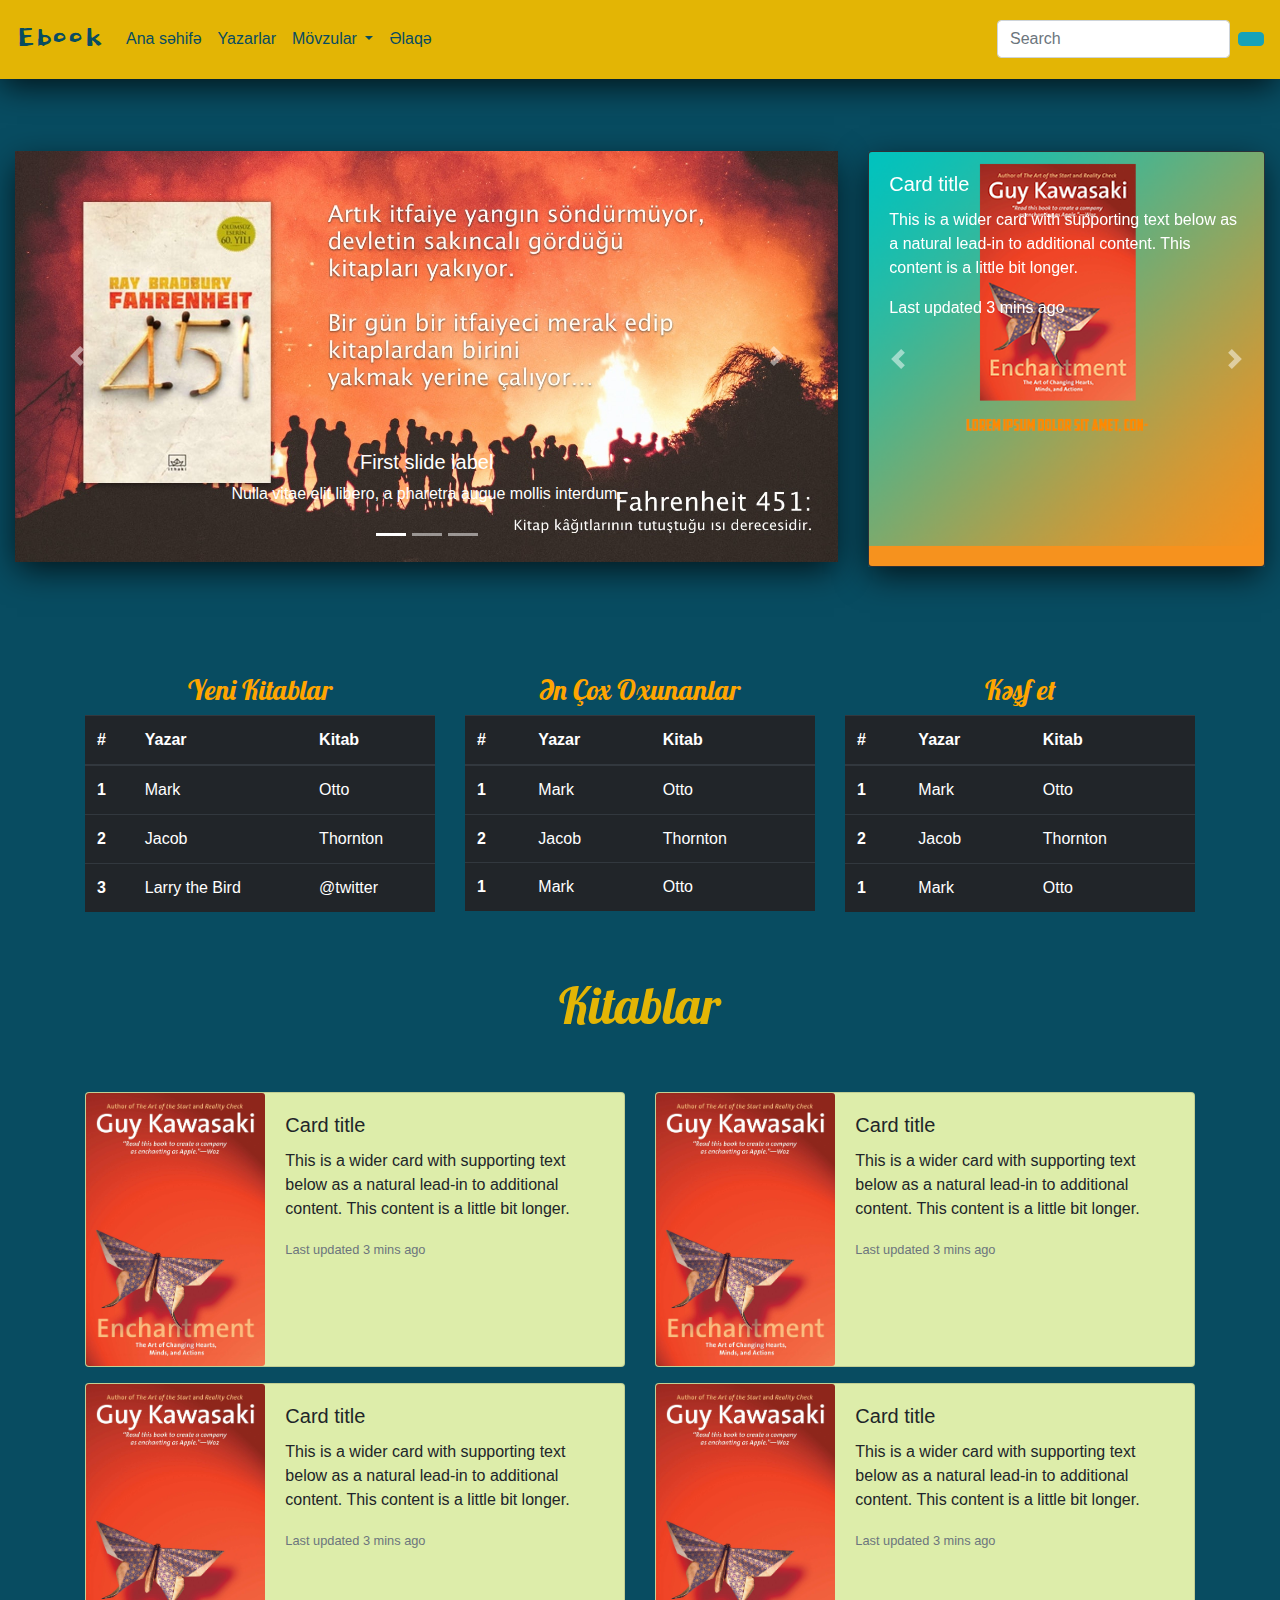
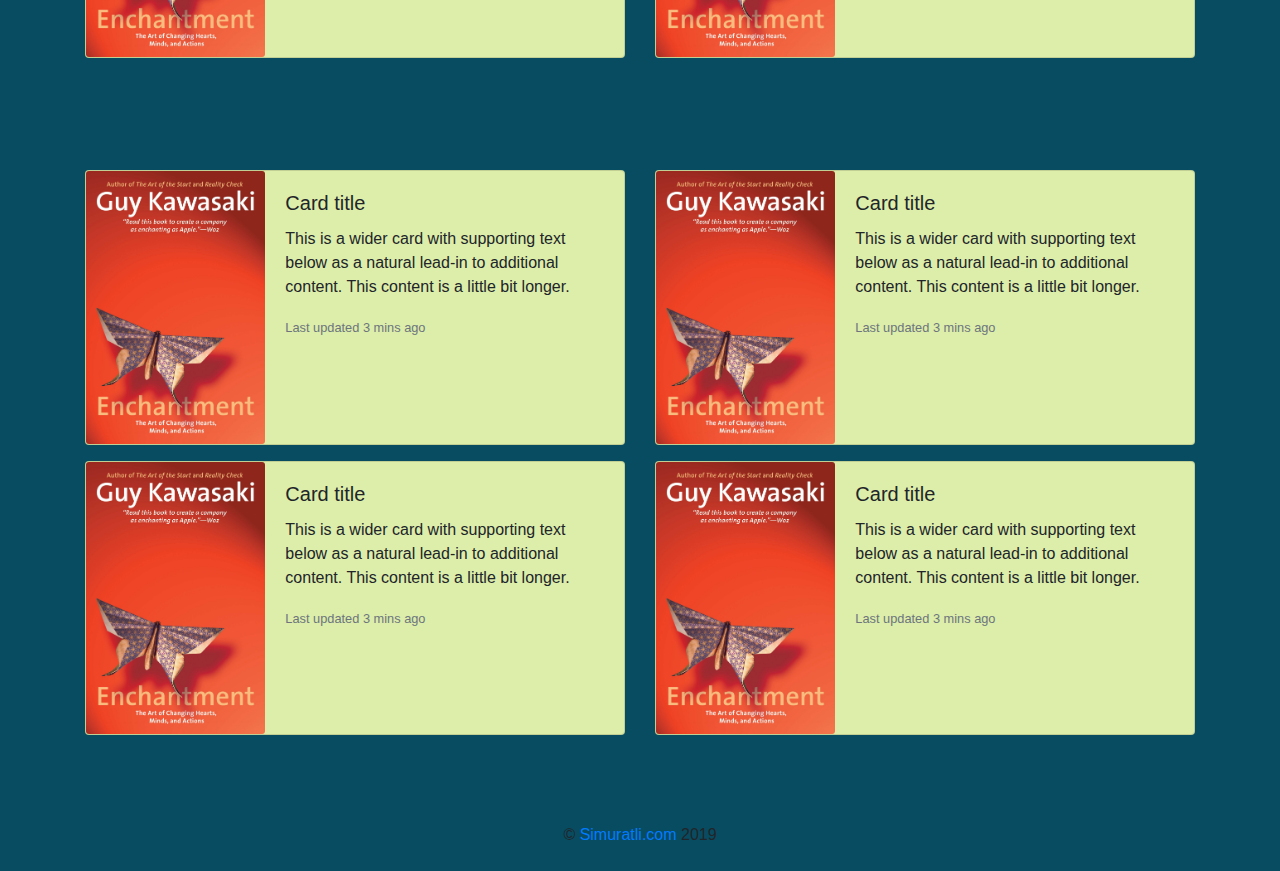
<file: index.html>
<!doctype html>
<html lang="en">

<head>
    <!-- Required meta tags -->
    <meta charset="utf-8">
    <meta name="viewport" content="width=device-width, initial-scale=1, shrink-to-fit=no">

    <!-- Bootstrap CSS -->
    <link rel="stylesheet" href="css/bootstrap.min.css">
    <link rel="stylesheet" href="https://use.fontawesome.com/releases/v5.8.1/css/all.css"
        integrity="sha384-50oBUHEmvpQ+1lW4y57PTFmhCaXp0ML5d60M1M7uH2+nqUivzIebhndOJK28anvf" crossorigin="anonymous">
    <link rel="stylesheet" href="style.css">
    <link href="https://fonts.googleapis.com/css?family=Dokdo" rel="stylesheet">
    <link href="https://fonts.googleapis.com/css?family=Lobster" rel="stylesheet">
    

    <title>Ebook</title>
</head>

<body>


    <nav class="navbar navbar-expand-lg navbar-dark">
        <a class="navbar-brand" href="#">Ebook</a>
        <button class="navbar-toggler" type="button" data-toggle="collapse" data-target="#navbarSupportedContent"
            aria-controls="navbarSupportedContent" aria-expanded="false" aria-label="Toggle navigation">
            <span class="navbar-toggler-icon"></span>
        </button>

        <div class="collapse navbar-collapse" id="navbarSupportedContent">
            <ul class="navbar-nav mr-auto">
                <li class="nav-item active">
                    <a class="nav-link" href="#">Ana səhifə<span class="sr-only">(current)</span></a>
                </li>
                <li class="nav-item">
                    <a class="nav-link" href="#">Yazarlar</a>
                </li>
                <li class="nav-item dropdown">
                    <a class="nav-link dropdown-toggle" href="#" id="navbarDropdown" role="button"
                        data-toggle="dropdown" aria-haspopup="true" aria-expanded="false">
                        Mövzular
                    </a>
                    <div class="dropdown-menu" aria-labelledby="navbarDropdown">
                        <a class="dropdown-item" href="#">Action</a>
                        <a class="dropdown-item" href="#">Another action</a>
                        <div class="dropdown-divider"></div>
                        <a class="dropdown-item" href="#">Something else here</a>
                    </div>
                </li>
                <li class="nav-item">
                    <a class="nav-link disabled" href="#" tabindex="-1" aria-disabled="true">Əlaqə</a>
                </li>
            </ul>
            <form class="form-inline my-2 my-lg-0">
                <input class="form-control mr-sm-2" type="search" placeholder="Search" aria-label="Search">
                <button class="btn btn-info my-2 my-sm-0" type="submit"><i
                        class="fas fa-search"></i></button>
            </form>
        </div>
    </nav>

    <br><br>
    <div>
        <div class="container-fluid">
            <div class="row">
                <div class="col-md-8 mt-4 col-xs-8 col-sm-8">
                    <div class="bd-example">
                        <div id="carouselExampleCaptions" class="carousel slide" data-ride="carousel">
                            <ol class="carousel-indicators">
                                <li data-target="#carouselExampleCaptions" data-slide-to="0" class="active"></li>
                                <li data-target="#carouselExampleCaptions" data-slide-to="1"></li>
                                <li data-target="#carouselExampleCaptions" data-slide-to="2"></li>
                            </ol>
                            <div class="carousel-inner">
                                <div class="carousel-item active">
                                    <a href="#"> <img src="img/cover1.jpg" class="d-block w-100" alt="..."></a>
                                    <div class="carousel-caption d-none d-md-block">
                                        <h5>First slide label</h5>
                                        <p>Nulla vitae elit libero, a pharetra augue mollis interdum.</p>
                                    </div>
                                </div>
                                <div class="carousel-item">
                                    <a href="#"> <img src="img/cover2.jpg" class="d-block w-100" alt="..."></a>
                                    <div class="carousel-caption d-none d-md-block">
                                        <h5>Second slide label</h5>
                                        <p>Lorem ipsum dolor sit amet, consectetur adipiscing elit.</p>
                                    </div>
                                </div>
                                <div class="carousel-item">
                                    <a href="#"> <img src="img/cover3.jpg" class="d-block w-100" alt="..."></a>
                                    <div class="carousel-caption d-none d-md-block">
                                        <h5>Third slide label</h5>
                                        <p>Praesent commodo cursus magna, vel scelerisque nisl consectetur.</p>
                                    </div>
                                </div>
                            </div>
                            <a class="carousel-control-prev" href="#carouselExampleCaptions" role="button"
                                data-slide="prev">
                                <span class="carousel-control-prev-icon" aria-hidden="true"></span>
                                <span class="sr-only">Previous</span>
                            </a>
                            <a class="carousel-control-next" href="#carouselExampleCaptions" role="button"
                                data-slide="next">
                                <span class="carousel-control-next-icon" aria-hidden="true"></span>
                                <span class="sr-only">Next</span>
                            </a>
                        </div>
                    </div>
                </div>
                <div class="col-md-4 mt-4">
                    <div id="carouselExampleControls" class="carousel slide" data-ride="carousel">
                        <div class="carousel-inner">
                            <div class="carousel-item active">
                                <div class="card bg-dark text-white">
                                    <img src="img/img.png" class="card-img" alt="...">
                                    <div class="card-img-overlay">
                                        <h5 class="card-title">Card title</h5>
                                        <p class="card-text">This is a wider card with supporting text below as a
                                            natural lead-in to additional content. This content is a little bit longer.
                                        </p>
                                        <p class="card-text">Last updated 3 mins ago</p>
                                    </div>
                                </div>

                            </div>
                            <div class="carousel-item">
                                <div class="card bg-dark text-white">
                                    <img src="img/img.png" class="card-img" alt="...">
                                    <div class="card-img-overlay">
                                        <h5 class="card-title">Card title</h5>
                                        <p class="card-text">This is a wider card with supporting text below as a
                                            natural lead-in to additional content. This content is a little bit longer.
                                        </p>
                                        <p class="card-text">Last updated 3 mins ago</p>
                                    </div>
                                </div>
                            </div>
                            <div class="carousel-item">
                                <div class="card bg-dark text-white">
                                    <img src="img/img.png" class="card-img" alt="...">
                                    <div class="card-img-overlay">
                                        <h5 class="card-title">Card title</h5>
                                        <p class="card-text">This is a wider card with supporting text below as a
                                            natural lead-in to additional content. This content is a little bit longer.
                                        </p>
                                        <p class="card-text">Last updated 3 mins ago</p>
                                    </div>
                                </div>
                            </div>
                        </div>
                        <a class="carousel-control-prev" href="#carouselExampleControls" role="button"
                            data-slide="prev">
                            <span class="carousel-control-prev-icon" aria-hidden="true"></span>
                            <span class="sr-only">Previous</span>
                        </a>
                        <a class="carousel-control-next" href="#carouselExampleControls" role="button"
                            data-slide="next">
                            <span class="carousel-control-next-icon" aria-hidden="true"></span>
                            <span class="sr-only">Next</span>
                        </a>
                    </div>
                </div>
            </div>
        </div>
    </div>


    <br><br>
    <br><br>
    <div class="container">

        <div class="row">
            <div class="col-md-4">
                <center>
                    <h3>Yeni Kitablar</h3>
                </center>
                <table class="table table-hover table-dark">
                    <thead>
                        <tr>
                            <th scope="col">#</th>
                            <th scope="col">Yazar</th>
                            <th scope="col">Kitab</th>
                        </tr>
                    </thead>
                    <tbody>
                        <tr>
                            <th scope="row">1</th>
                            <td>Mark</td>
                            <td>Otto</td>
                        </tr>
                        <tr>
                            <th scope="row">2</th>
                            <td>Jacob</td>
                            <td>Thornton</td>
                        </tr>
                        <tr>
                            <th scope="row">3</th>
                            <td>Larry the Bird</td>
                            <td>@twitter</td>
                        </tr>
                    </tbody>
                </table>
            </div>
            <div class="col-md-4">
                <center>
                    <h3>Ən Çox Oxunanlar</h3>
                </center>
                <table class="table table-hover table-dark">
                    <thead>
                        <tr>
                            <th scope="col">#</th>
                            <th scope="col">Yazar</th>
                            <th scope="col">Kitab</th>
                        </tr>
                    </thead>
                    <tbody>
                        <tr>
                            <th scope="row">1</th>
                            <td>Mark</td>
                            <td>Otto</td>
                        </tr>
                        <tr>
                            <th scope="row">2</th>
                            <td>Jacob</td>
                            <td>Thornton</td>
                        </tr>
                        <tr>
                        <tr>
                            <th scope="row">1</th>
                            <td>Mark</td>
                            <td>Otto</td>
                        </tr>
                        </tr>
                    </tbody>
                </table>
            </div>
            <div class="col-md-4">
                <center>
                    <h3>Kəşf et</h3>
                </center>
                <table class="table table-hover table-dark">
                    <thead>
                        <tr>
                            <th scope="col">#</th>
                            <th scope="col">Yazar</th>
                            <th scope="col">Kitab</th>
                        </tr>
                    </thead>
                    <tbody>
                        <tr>
                            <th scope="row">1</th>
                            <td>Mark</td>
                            <td>Otto</td>
                        </tr>
                        <tr>
                            <th scope="row">2</th>
                            <td>Jacob</td>
                            <td>Thornton</td>
                        </tr>
                        <tr>
                            <th scope="row">1</th>
                            <td>Mark</td>
                            <td>Otto</td>
                        </tr>
                    </tbody>
                </table>
            </div>
        </div>

    </div>

    <br><br>

    <div class="container">
        <div class="row">
      
            <div align="center" class="col-md-12">
                <h1>Kitablar</h1>
            </div>

        </div>
        <br>
        <br>
        <div class="row">
            <div class="col-md-6">
                <div class="card mb-3">
                    <div class="row no-gutters">
                        <div class="col-md-4">
                            <img src="img/book1.jpg" class="card-img" alt="...">
                        </div>
                        <div class="col-md-8">
                            <div class="card-body">
                                <h5 class="card-title">Card title</h5>
                                <p class="card-text">This is a wider card with supporting text below as a natural
                                    lead-in to additional content. This content is a little bit longer.</p>
                                <p class="card-text"><small class="text-muted">Last updated 3 mins ago</small></p>
                            </div>
                        </div>
                    </div>
                </div>
            </div>

            <div class="col-md-6">
                <div class="card mb-3" style="max-width: 540px;">
                    <div class="row no-gutters">
                        <div class="col-md-4">
                            <img src="img/book1.jpg" class="card-img" alt="...">
                        </div>
                        <div class="col-md-8">
                            <div class="card-body">
                                <h5 class="card-title">Card title</h5>
                                <p class="card-text">This is a wider card with supporting text below as a natural
                                    lead-in to additional content. This content is a little bit longer.</p>
                                <p class="card-text"><small class="text-muted">Last updated 3 mins ago</small></p>
                            </div>
                        </div>
                    </div>
                </div>
            </div>

            <div class="col-md-6">
                <div class="card mb-3" style="max-width: 540px;">
                    <div class="row no-gutters">
                        <div class="col-md-4">
                            <img src="img/book1.jpg" class="card-img" alt="...">
                        </div>
                        <div class="col-md-8">
                            <div class="card-body">
                                <h5 class="card-title">Card title</h5>
                                <p class="card-text">This is a wider card with supporting text below as a natural
                                    lead-in to additional content. This content is a little bit longer.</p>
                                <p class="card-text"><small class="text-muted">Last updated 3 mins ago</small></p>
                            </div>
                        </div>
                    </div>
                </div>
            </div>

            <div class="col-md-6">
                <div class="card mb-3" style="max-width: 540px;">
                    <div class="row no-gutters">
                        <div class="col-md-4">
                            <img src="img/book1.jpg" class="card-img" alt="...">
                        </div>
                        <div class="col-md-8">
                            <div class="card-body">
                                <h5 class="card-title">Card title</h5>
                                <p class="card-text">This is a wider card with supporting text below as a natural
                                    lead-in to additional content. This content is a little bit longer.</p>
                                <p class="card-text"><small class="text-muted">Last updated 3 mins ago</small></p>
                            </div>
                        </div>
                    </div>
                </div>
            </div>

        </div>
        <br><br>
        <br><br>
        <div class="row">
            <div class="col-md-6">

                <div class="card mb-3" style="max-width: 540px;">
                    <div class="row no-gutters">
                        <div class="col-md-4">
                            <img src="img/book1.jpg" class="card-img" alt="...">
                        </div>
                        <div class="col-md-8">
                            <div class="card-body">
                                <h5 class="card-title">Card title</h5>
                                <p class="card-text">This is a wider card with supporting text below as a natural
                                    lead-in to additional content. This content is a little bit longer.</p>
                                <p class="card-text"><small class="text-muted">Last updated 3 mins ago</small></p>
                            </div>
                        </div>
                    </div>
                </div>


            </div>
            <div class="col-md-6">
                <div class="card mb-3" style="max-width: 540px;">
                    <div class="row no-gutters">
                        <div class="col-md-4">
                            <img src="img/book1.jpg" class="card-img" alt="...">
                        </div>
                        <div class="col-md-8">
                            <div class="card-body">
                                <h5 class="card-title">Card title</h5>
                                <p class="card-text">This is a wider card with supporting text below as a natural
                                    lead-in to additional content. This content is a little bit longer.</p>
                                <p class="card-text"><small class="text-muted">Last updated 3 mins ago</small></p>
                            </div>
                        </div>
                    </div>
                </div>
            </div>
            <div class="col-md-6">
                <div class="card mb-3" style="max-width: 540px;">
                    <div class="row no-gutters">
                        <div class="col-md-4">
                            <img src="img/book1.jpg" class="card-img" alt="...">
                        </div>
                        <div class="col-md-8">
                            <div class="card-body">
                                <h5 class="card-title">Card title</h5>
                                <p class="card-text">This is a wider card with supporting text below as a natural
                                    lead-in to additional content. This content is a little bit longer.</p>
                                <p class="card-text"><small class="text-muted">Last updated 3 mins ago</small></p>
                            </div>
                        </div>
                    </div>
                </div>
            </div>
            <div class="col-md-6">
                <div class="card mb-3" style="max-width: 540px;">
                    <div class="row no-gutters">
                        <div class="col-md-4">
                            <img src="img/book1.jpg" class="card-img" alt="...">
                        </div>
                        <div class="col-md-8">
                            <div class="card-body">
                                <h5 class="card-title">Card title</h5>
                                <p class="card-text">This is a wider card with supporting text below as a natural
                                    lead-in to additional content. This content is a little bit longer.</p>
                                <p class="card-text"><small class="text-muted">Last updated 3 mins ago</small></p>
                            </div>
                        </div>
                    </div>
                </div>
            </div>
        </div>

    </div>
    <br>
    <br>
    <br>
    <footer>
        <div class="container-fluid">
            <div class="row">
                <div align="center" class="col-md-12">
                    <span>&copy; <a href="#">Simuratli.com</a> 2019</span>
                </div>
                <br>
                <br>
            </div>
        </div>
    </footer>


    <!-- Optional JavaScript -->
    <!-- jQuery first, then Popper.js, then Bootstrap JS -->
    <script src="js/jquery-3.2.1.slim.min.js"></script>
    <script src="js/popper.js"></script>
    <script src="js/bootstrap.min.js"></script>
</body>

</html>
</file>
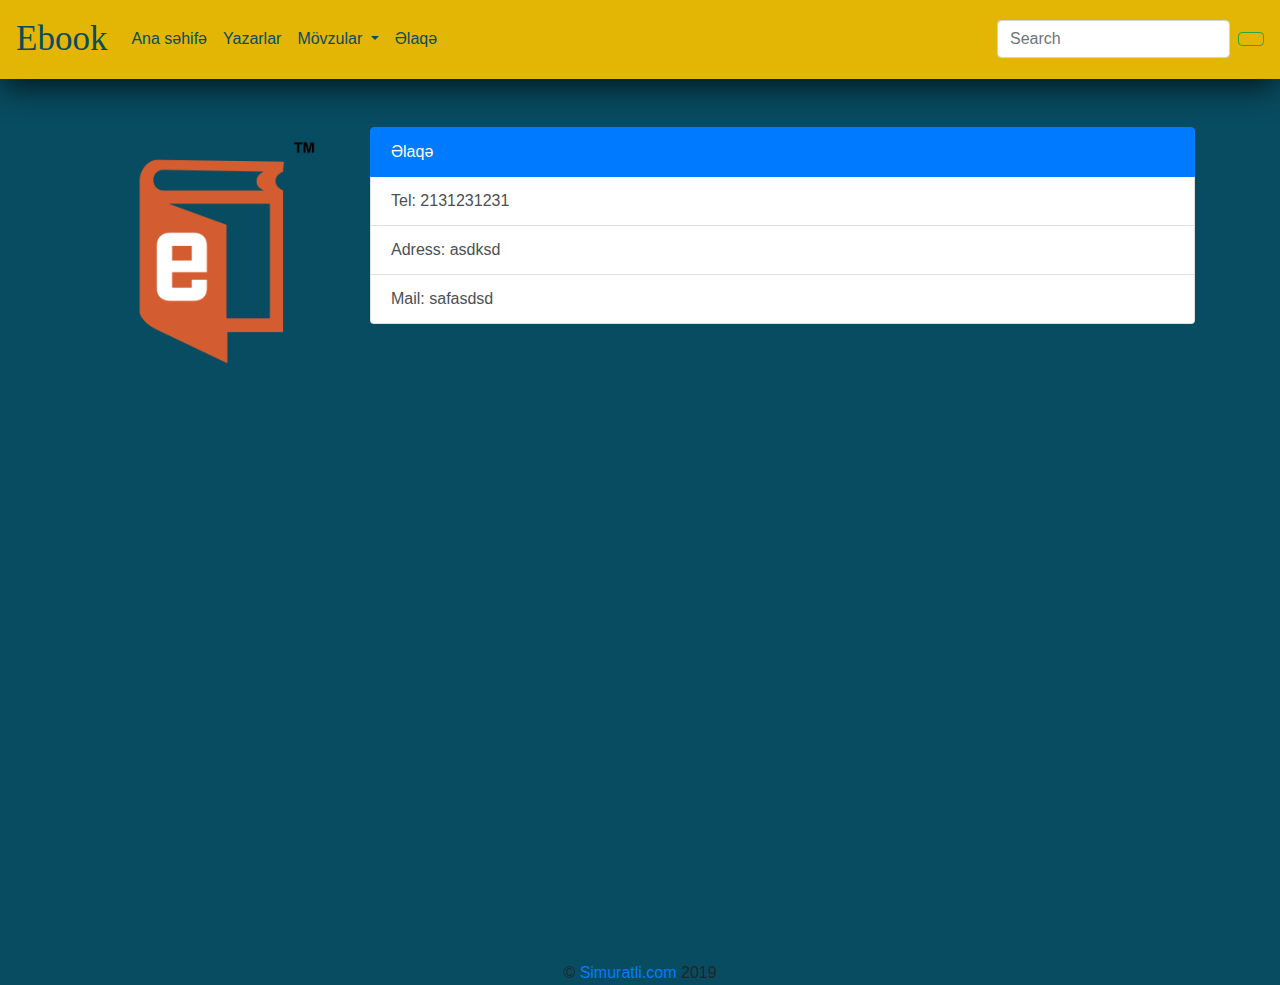
<file: about.html>
<!doctype html>
<html lang="en">

<head>
    <!-- Required meta tags -->
    <meta charset="utf-8">
    <meta name="viewport" content="width=device-width, initial-scale=1, shrink-to-fit=no">

    <!-- Bootstrap CSS -->
    <link rel="stylesheet" href="css/bootstrap.min.css">
    <link rel="stylesheet" href="https://use.fontawesome.com/releases/v5.8.1/css/all.css"
        integrity="sha384-50oBUHEmvpQ+1lW4y57PTFmhCaXp0ML5d60M1M7uH2+nqUivzIebhndOJK28anvf" crossorigin="anonymous">
    <link rel="stylesheet" href="style.css">

    <title>Ebook</title>
</head>

<body>


    <nav class="navbar navbar-expand-lg navbar-dark">
        <a class="navbar-brand" href="#">Ebook</a>
        <button class="navbar-toggler" type="button" data-toggle="collapse" data-target="#navbarSupportedContent"
            aria-controls="navbarSupportedContent" aria-expanded="false" aria-label="Toggle navigation">
            <span class="navbar-toggler-icon"></span>
        </button>

        <div class="collapse navbar-collapse" id="navbarSupportedContent">
            <ul class="navbar-nav mr-auto">
                <li class="nav-item active">
                    <a class="nav-link" href="#">Ana səhifə<span class="sr-only">(current)</span></a>
                </li>
                <li class="nav-item">
                    <a class="nav-link" href="#">Yazarlar</a>
                </li>
                <li class="nav-item dropdown">
                    <a class="nav-link dropdown-toggle" href="#" id="navbarDropdown" role="button"
                        data-toggle="dropdown" aria-haspopup="true" aria-expanded="false">
                        Mövzular
                    </a>
                    <div class="dropdown-menu" aria-labelledby="navbarDropdown">
                        <a class="dropdown-item" href="#">Action</a>
                        <a class="dropdown-item" href="#">Another action</a>
                        <div class="dropdown-divider"></div>
                        <a class="dropdown-item" href="#">Something else here</a>
                    </div>
                </li>
                <li class="nav-item">
                    <a class="nav-link disabled" href="#" tabindex="-1" aria-disabled="true">Əlaqə</a>
                </li>
            </ul>
            <form class="form-inline my-2 my-lg-0">
                <input class="form-control mr-sm-2" type="search" placeholder="Search" aria-label="Search">
                <button class="btn btn-outline-success my-2 my-sm-0" type="submit"><i
                        class="fas fa-search"></i></button>
            </form>
        </div>
    </nav>

    <br><br>


    <div class="container">
        <div class="row">
            <div class="col-md-3">
                <img width="100%" src="img/logo.png" alt="">


            </div>
            <div class="col-md-9">
                <div class="list-group">
                    <a href="#" class="list-group-item list-group-item-action active">
                        Əlaqə
                    </a>
                    <a href="#" class="list-group-item list-group-item-action">Tel: 2131231231</a>
                    <a href="#" class="list-group-item list-group-item-action">Adress: asdksd </a>
                    <a href="#" class="list-group-item list-group-item-action">Mail: safasdsd</a>

                </div>
            </div>
        </div>

        <div class="row">
            <div class="col-md-12">
                <iframe
                    src="https://www.google.com/maps/embed?pb=!1m14!1m8!1m3!1d3138103.193951259!2d-100.78637185936573!3d39.816997278718645!3m2!1i1024!2i768!4f13.1!3m3!1m2!1s0x54eab584e432360b%3A0x1c3bb99243deb742!2sAmerika+Birle%C5%9Fik+Devletleri!5e0!3m2!1str!2s!4v1554996926289!5m2!1str!2s"
                    width="100%" height="500px;"  frameborder="0" style="border:0" allowfullscreen></iframe>


            </div>

        </div>
    </div>



    <br>
    <br>
    <br>
    <footer>
        <div class="container-fluid">
            <div class="row">
                <div align="center" class="col-md-12">
                    <span>&copy; <a href="#">Simuratli.com</a> 2019</span>
                </div>
            </div>
        </div>
    </footer>


    <!-- Optional JavaScript -->
    <!-- jQuery first, then Popper.js, then Bootstrap JS -->
    <script src="js/jquery-3.2.1.slim.min.js"></script>
    <script src="js/popper.js"></script>
    <script src="js/bootstrap.min.js"></script>
</body>

</html>
</file>
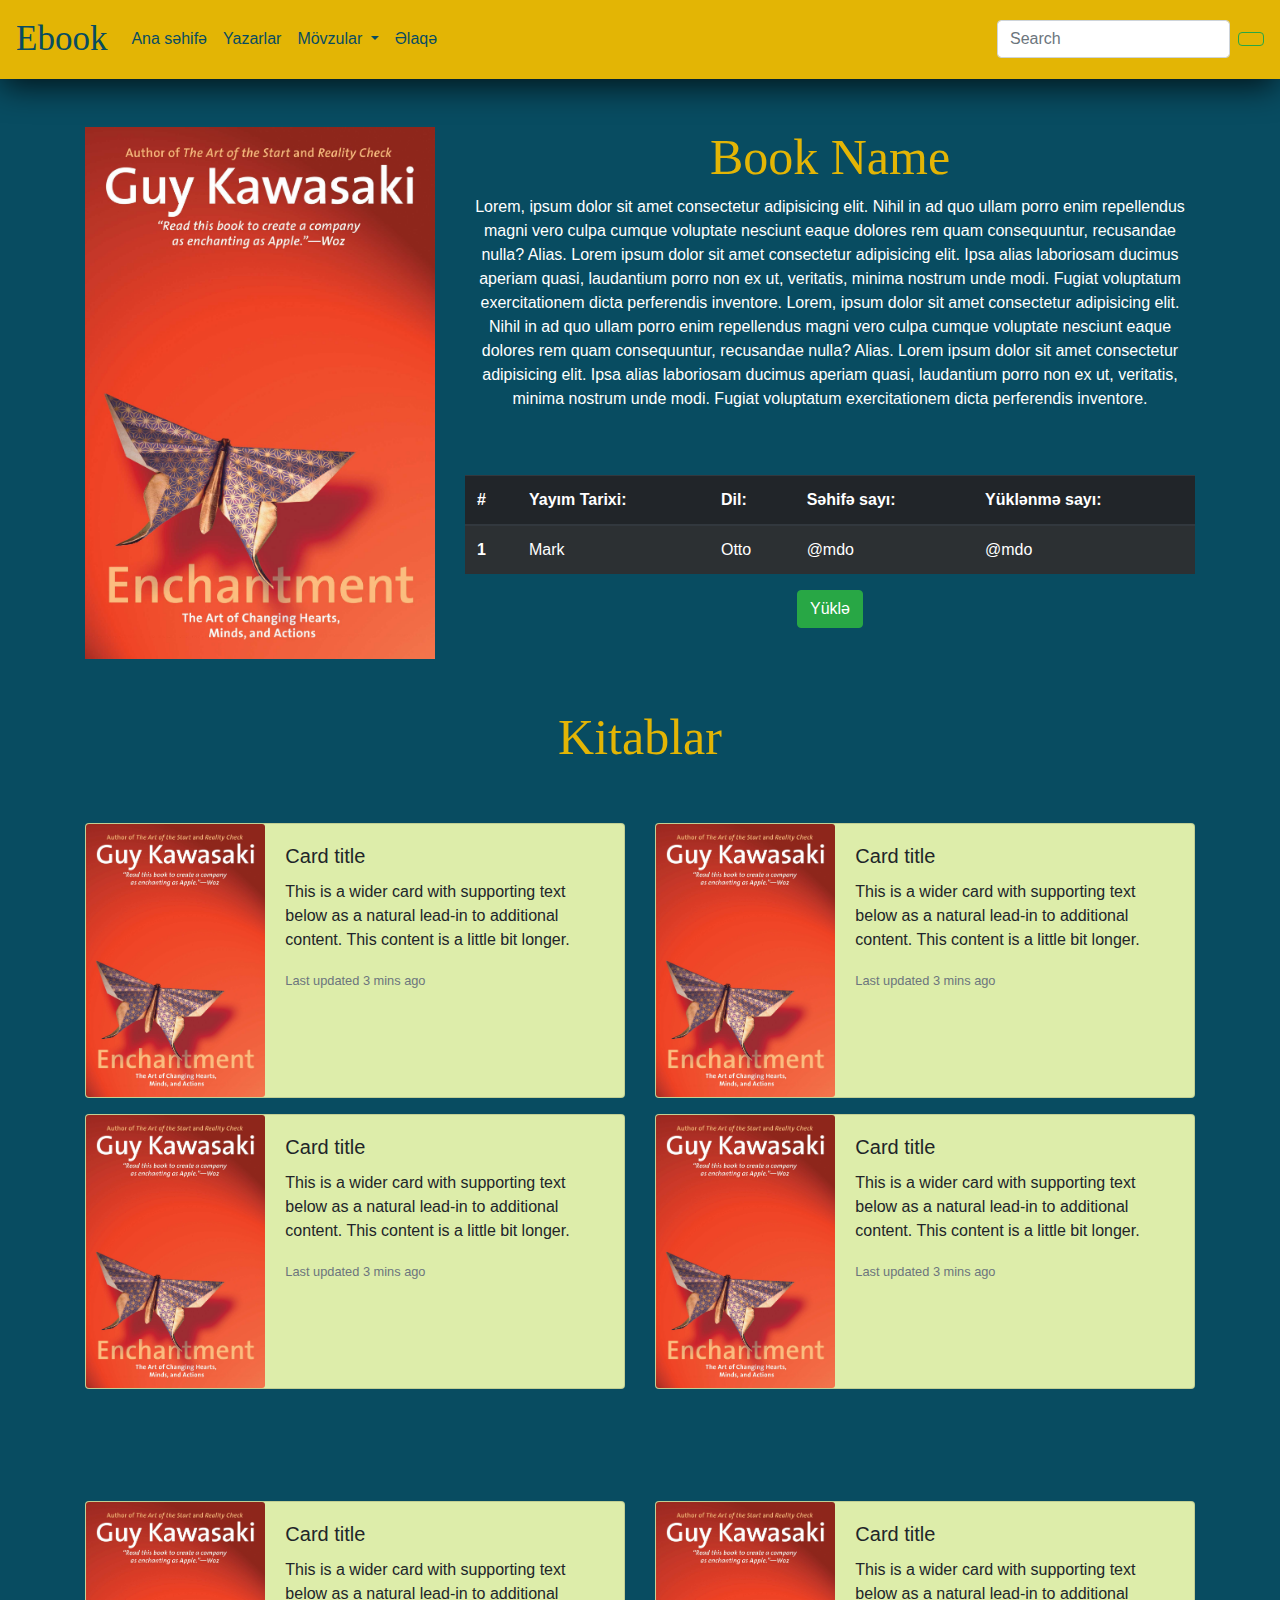
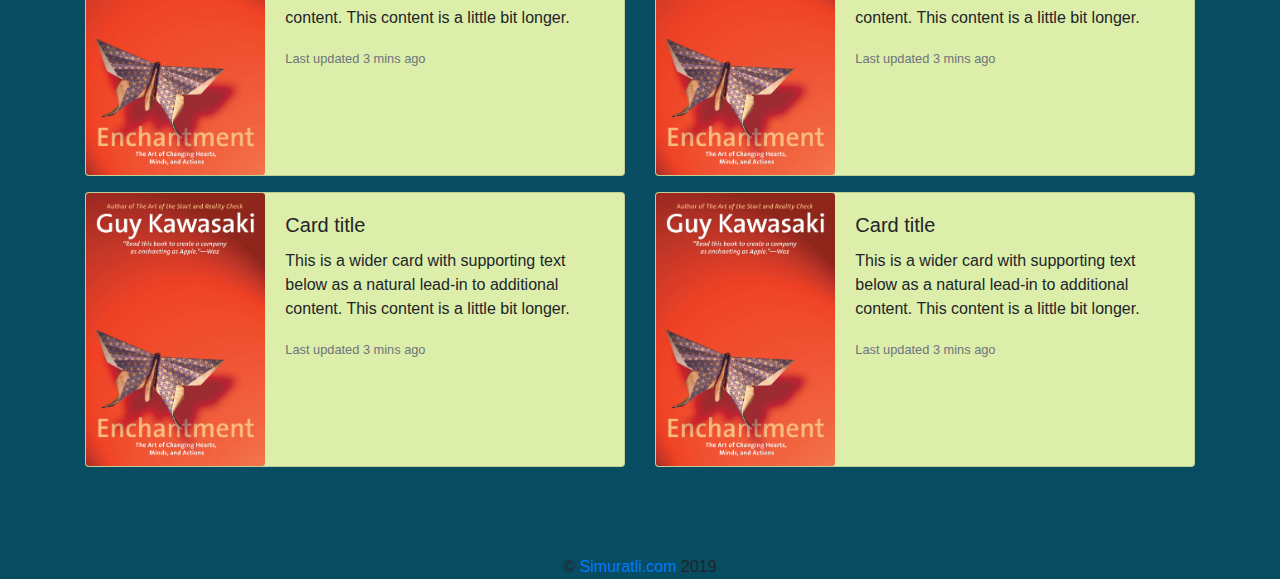
<file: download.html>
<!doctype html>
<html lang="en">

<head>
    <!-- Required meta tags -->
    <meta charset="utf-8">
    <meta name="viewport" content="width=device-width, initial-scale=1, shrink-to-fit=no">

    <!-- Bootstrap CSS -->
    <link rel="stylesheet" href="css/bootstrap.min.css">
    <link rel="stylesheet" href="https://use.fontawesome.com/releases/v5.8.1/css/all.css"
        integrity="sha384-50oBUHEmvpQ+1lW4y57PTFmhCaXp0ML5d60M1M7uH2+nqUivzIebhndOJK28anvf" crossorigin="anonymous">
    <link rel="stylesheet" href="style.css">

    <title>Ebook</title>
</head>

<body>


    <nav class="navbar navbar-expand-lg navbar-dark">
        <a class="navbar-brand" href="#">Ebook</a>
        <button class="navbar-toggler" type="button" data-toggle="collapse" data-target="#navbarSupportedContent"
            aria-controls="navbarSupportedContent" aria-expanded="false" aria-label="Toggle navigation">
            <span class="navbar-toggler-icon"></span>
        </button>

        <div class="collapse navbar-collapse" id="navbarSupportedContent">
            <ul class="navbar-nav mr-auto">
                <li class="nav-item active">
                    <a class="nav-link" href="#">Ana səhifə<span class="sr-only">(current)</span></a>
                </li>
                <li class="nav-item">
                    <a class="nav-link" href="#">Yazarlar</a>
                </li>
                <li class="nav-item dropdown">
                    <a class="nav-link dropdown-toggle" href="#" id="navbarDropdown" role="button"
                        data-toggle="dropdown" aria-haspopup="true" aria-expanded="false">
                        Mövzular
                    </a>
                    <div class="dropdown-menu" aria-labelledby="navbarDropdown">
                        <a class="dropdown-item" href="#">Action</a>
                        <a class="dropdown-item" href="#">Another action</a>
                        <div class="dropdown-divider"></div>
                        <a class="dropdown-item" href="#">Something else here</a>
                    </div>
                </li>
                <li class="nav-item">
                    <a class="nav-link disabled" href="#" tabindex="-1" aria-disabled="true">Əlaqə</a>
                </li>
            </ul>
            <form class="form-inline my-2 my-lg-0">
                <input class="form-control mr-sm-2" type="search" placeholder="Search" aria-label="Search">
                <button class="btn btn-outline-success my-2 my-sm-0" type="submit"><i
                        class="fas fa-search"></i></button>
            </form>
        </div>
    </nav>

    <br><br>

    <div class="container">
        <div class="row">
            <div class="col-md-4">
                <img class="img-fluid" src="img/book1.jpg" alt="">
            </div>
            <div align="center" class="col-md-8">
                <h1>Book Name</h1>
                <p class="text-white">
                    Lorem, ipsum dolor sit amet consectetur adipisicing elit. Nihil in ad quo ullam porro enim
                    repellendus magni vero culpa cumque voluptate nesciunt eaque dolores rem quam consequuntur,
                    recusandae nulla? Alias.
                    Lorem ipsum dolor sit amet consectetur adipisicing elit. Ipsa alias laboriosam ducimus aperiam
                    quasi, laudantium porro non ex ut, veritatis, minima nostrum unde modi. Fugiat voluptatum
                    exercitationem dicta perferendis inventore.
                    Lorem, ipsum dolor sit amet consectetur adipisicing elit. Nihil in ad quo ullam porro enim
                    repellendus magni vero culpa cumque voluptate nesciunt eaque dolores rem quam consequuntur,
                    recusandae nulla? Alias.
                    Lorem ipsum dolor sit amet consectetur adipisicing elit. Ipsa alias laboriosam ducimus aperiam
                    quasi, laudantium porro non ex ut, veritatis, minima nostrum unde modi. Fugiat voluptatum
                    exercitationem dicta perferendis inventore.
                </p>
                <br><br>
                <table  class="table table-striped table-dark">
                    <thead>
                        <tr>
                            <th scope="col">#</th>
                            <th scope="col">Yayım Tarixi: </th>
                            <th scope="col">Dil: </th>
                            <th scope="col">Səhifə sayı: </th>
                            <th scope="col">Yüklənmə sayı: </th>

                        </tr>
                    </thead>
                    <tbody>
                        <tr>
                            <th scope="row">1</th>
                            <td>Mark</td>
                            <td>Otto</td>
                            <td>@mdo</td>
                            <td>@mdo</td>
                        </tr>


                    </tbody>
                </table>

                <a class="btn btn-success" target="_blank" href="pdf/kaptan qrant.pdf">Yüklə</a>
            </div>
        </div>
    </div>


    <br><br>
    <div class="container">
        <div class="row">

            <div align="center" class="col-md-12">
                <h1>Kitablar</h1>
            </div>

        </div>
        <br>
        <br>
        <div class="row">
            <div class="col-md-6">
                <div class="card mb-3">
                    <div class="row no-gutters">
                        <div class="col-md-4">
                            <img src="img/book1.jpg" class="card-img" alt="...">
                        </div>
                        <div class="col-md-8">
                            <div class="card-body">
                                <h5 class="card-title">Card title</h5>
                                <p class="card-text">This is a wider card with supporting text below as a natural
                                    lead-in to additional content. This content is a little bit longer.</p>
                                <p class="card-text"><small class="text-muted">Last updated 3 mins ago</small></p>
                            </div>
                        </div>
                    </div>
                </div>
            </div>

            <div class="col-md-6">
                <div class="card mb-3" style="max-width: 540px;">
                    <div class="row no-gutters">
                        <div class="col-md-4">
                            <img src="img/book1.jpg" class="card-img" alt="...">
                        </div>
                        <div class="col-md-8">
                            <div class="card-body">
                                <h5 class="card-title">Card title</h5>
                                <p class="card-text">This is a wider card with supporting text below as a natural
                                    lead-in to additional content. This content is a little bit longer.</p>
                                <p class="card-text"><small class="text-muted">Last updated 3 mins ago</small></p>
                            </div>
                        </div>
                    </div>
                </div>
            </div>

            <div class="col-md-6">
                <div class="card mb-3" style="max-width: 540px;">
                    <div class="row no-gutters">
                        <div class="col-md-4">
                            <img src="img/book1.jpg" class="card-img" alt="...">
                        </div>
                        <div class="col-md-8">
                            <div class="card-body">
                                <h5 class="card-title">Card title</h5>
                                <p class="card-text">This is a wider card with supporting text below as a natural
                                    lead-in to additional content. This content is a little bit longer.</p>
                                <p class="card-text"><small class="text-muted">Last updated 3 mins ago</small></p>
                            </div>
                        </div>
                    </div>
                </div>
            </div>

            <div class="col-md-6">
                <div class="card mb-3" style="max-width: 540px;">
                    <div class="row no-gutters">
                        <div class="col-md-4">
                            <img src="img/book1.jpg" class="card-img" alt="...">
                        </div>
                        <div class="col-md-8">
                            <div class="card-body">
                                <h5 class="card-title">Card title</h5>
                                <p class="card-text">This is a wider card with supporting text below as a natural
                                    lead-in to additional content. This content is a little bit longer.</p>
                                <p class="card-text"><small class="text-muted">Last updated 3 mins ago</small></p>
                            </div>
                        </div>
                    </div>
                </div>
            </div>

        </div>
        <br><br>
        <br><br>
        <div class="row">
            <div class="col-md-6">

                <div class="card mb-3" style="max-width: 540px;">
                    <div class="row no-gutters">
                        <div class="col-md-4">
                            <img src="img/book1.jpg" class="card-img" alt="...">
                        </div>
                        <div class="col-md-8">
                            <div class="card-body">
                                <h5 class="card-title">Card title</h5>
                                <p class="card-text">This is a wider card with supporting text below as a natural
                                    lead-in to additional content. This content is a little bit longer.</p>
                                <p class="card-text"><small class="text-muted">Last updated 3 mins ago</small></p>
                            </div>
                        </div>
                    </div>
                </div>


            </div>
            <div class="col-md-6">
                <div class="card mb-3" style="max-width: 540px;">
                    <div class="row no-gutters">
                        <div class="col-md-4">
                            <img src="img/book1.jpg" class="card-img" alt="...">
                        </div>
                        <div class="col-md-8">
                            <div class="card-body">
                                <h5 class="card-title">Card title</h5>
                                <p class="card-text">This is a wider card with supporting text below as a natural
                                    lead-in to additional content. This content is a little bit longer.</p>
                                <p class="card-text"><small class="text-muted">Last updated 3 mins ago</small></p>
                            </div>
                        </div>
                    </div>
                </div>
            </div>
            <div class="col-md-6">
                <div class="card mb-3" style="max-width: 540px;">
                    <div class="row no-gutters">
                        <div class="col-md-4">
                            <img src="img/book1.jpg" class="card-img" alt="...">
                        </div>
                        <div class="col-md-8">
                            <div class="card-body">
                                <h5 class="card-title">Card title</h5>
                                <p class="card-text">This is a wider card with supporting text below as a natural
                                    lead-in to additional content. This content is a little bit longer.</p>
                                <p class="card-text"><small class="text-muted">Last updated 3 mins ago</small></p>
                            </div>
                        </div>
                    </div>
                </div>
            </div>
            <div class="col-md-6">
                <div class="card mb-3" style="max-width: 540px;">
                    <div class="row no-gutters">
                        <div class="col-md-4">
                            <img src="img/book1.jpg" class="card-img" alt="...">
                        </div>
                        <div class="col-md-8">
                            <div class="card-body">
                                <h5 class="card-title">Card title</h5>
                                <p class="card-text">This is a wider card with supporting text below as a natural
                                    lead-in to additional content. This content is a little bit longer.</p>
                                <p class="card-text"><small class="text-muted">Last updated 3 mins ago</small></p>
                            </div>
                        </div>
                    </div>
                </div>
            </div>
        </div>

    </div>



    <br>
    <br>
    <br>
    <footer>
        <div class="container-fluid">
            <div class="row">
                <div align="center" class="col-md-12">
                    <span>&copy; <a href="#">Simuratli.com</a> 2019</span>
                </div>
            </div>
        </div>
    </footer>


    <!-- Optional JavaScript -->
    <!-- jQuery first, then Popper.js, then Bootstrap JS -->
    <script src="js/jquery-3.2.1.slim.min.js"></script>
    <script src="js/popper.js"></script>
    <script src="js/bootstrap.min.js"></script>
</body>

</html>
</file>
<file: style.css>
body,html {
    margin: 0;
    padding: 0;
    background-color: #084C61
}

h3 {
    margin-top: 10px;
    color: orange;
    font-family: 'Lobster', cursive;
}
.card {
    background-color: #DDEDAA;
    width: 100%;
}
.carousel{
    -webkit-box-shadow: -1px 10px 32px -3px rgba(0,0,0,0.75);
-moz-box-shadow: -1px 10px 32px -3px rgba(0,0,0,0.75);
box-shadow: -1px 10px 32px -3px rgba(0,0,0,0.75);
}
.card-img img {
    width: 200px;
}
.card:hover {
    transform:scale(1.02);
    transition: 2s;
    -webkit-box-shadow: -1px 10px 32px -3px rgba(0,0,0,0.75);
-moz-box-shadow: -1px 10px 32px -3px rgba(0,0,0,0.75);
box-shadow: -1px 10px 32px -3px rgba(0,0,0,0.75);
}
.navbar{
background-color: #E3B505;
-webkit-box-shadow: -1px 10px 32px -3px rgba(0,0,0,0.75);
-moz-box-shadow: -1px 10px 32px -3px rgba(0,0,0,0.75);
box-shadow: -1px 10px 32px -3px rgba(0,0,0,0.75);
}
.navbar-brand {
    font-family: 'Dokdo', cursive !important;
    font-size: 35px;
    color: #084C61 !important;
}
.navbar a {
    color: #084C61 !important
}
h1{
    color: #E3B505;
    font-family: 'Lobster', cursive;
    font-size: 50px !important
}
</file>
